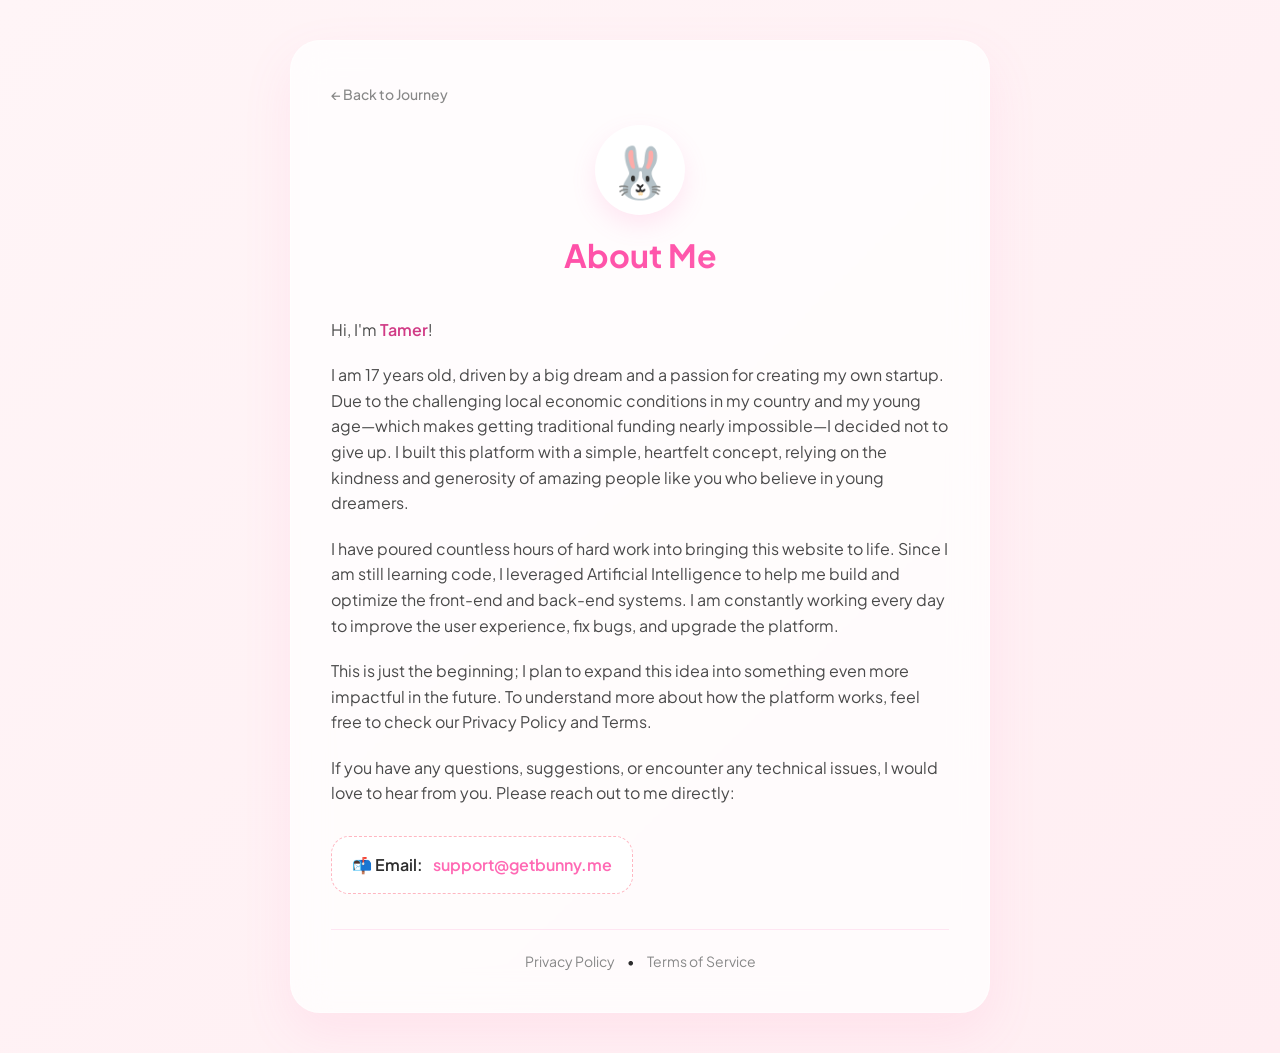
<file: about me.html>
<!DOCTYPE html>
<html lang="en">
<head>
    <meta charset="UTF-8">
    <meta name="viewport" content="width=device-width, initial-scale=1.0">
    <title>About Me - GetBunny 🐰</title>
    <link rel="preconnect" href="https://fonts.googleapis.com">
    <link rel="preconnect" href="https://fonts.gstatic.com" crossorigin>
    <link href="https://fonts.googleapis.com/css2?family=Plus+Jakarta+Sans:wght@400;500;600;700&display=swap" rel="stylesheet">
    
    <style>
        :root {
            --primary-pink: #ff69b4;
            --light-pink: #ffb6c1;
            --text-dark: #2d2d2d;
            --bg-gradient: linear-gradient(135deg, #fff5f7 0%, #ffeef2 100%);
        }

        body {
            font-family: 'Plus Jakarta Sans', sans-serif;
            background: var(--bg-gradient);
            color: var(--text-dark);
            margin: 0;
            padding: 40px 20px;
            display: flex;
            justify-content: center;
            align-items: center;
            min-height: 100vh;
            line-height: 1.6;
        }

        .container {
            max-width: 700px;
            width: 100%;
            background: rgba(255, 255, 255, 0.75);
            backdrop-filter: blur(18px);
            -webkit-backdrop-filter: blur(18px);
            padding: 40px;
            border-radius: 30px;
            box-shadow: 0 20px 50px rgba(255, 105, 180, 0.1);
            border: 1px solid rgba(255, 255, 255, 0.4);
            box-sizing: border-box;
        }

        .header {
            text-align: center;
            margin-bottom: 35px;
        }

        .bunny-avatar {
            font-size: 50px;
            background: white;
            width: 90px;
            height: 90px;
            display: flex;
            align-items: center;
            justify-content: center;
            border-radius: 50px;
            margin: 0 auto 15px auto;
            box-shadow: 0 10px 25px rgba(255, 105, 180, 0.15);
        }

        h1 {
            color: var(--text-dark);
            font-size: 32px;
            font-weight: 700;
            margin: 0;
            background: linear-gradient(135deg, #ff41a1 0%, #ff69b4 100%);
            -webkit-background-clip: text;
            -webkit-text-fill-color: transparent;
        }

        /* تنسيق النصوص والفقرات */
        p {
            font-size: 16px;
            color: #4a4a4a;
            margin-bottom: 20px;
            font-weight: 400;
        }

        .highlight {
            font-weight: 600;
            color: #d13b86;
        }

        /* الروابط وأزرار التواصل */
        .email-box {
            background: rgba(255, 255, 255, 0.9);
            padding: 15px 20px;
            border-radius: 18px;
            border: 1px dashed var(--light-pink);
            display: inline-flex;
            align-items: center;
            gap: 10px;
            margin-top: 10px;
            font-weight: 600;
        }

        .email-box a {
            color: var(--primary-pink);
            text-decoration: none;
            transition: color 0.2s;
        }

        .email-box a:hover {
            color: #d13b86;
            text-decoration: underline;
        }

        .footer-links {
            margin-top: 35px;
            padding-top: 20px;
            border-top: 1px solid rgba(255, 105, 180, 0.15);
            text-align: center;
            font-size: 14px;
        }

        .footer-links a {
            color: #888;
            text-decoration: none;
            margin: 0 10px;
            transition: color 0.2s;
        }

        .footer-links a:hover {
            color: var(--primary-pink);
        }

        .back-btn {
            display: inline-block;
            margin-bottom: 20px;
            color: #888;
            text-decoration: none;
            font-size: 14px;
            font-weight: 500;
            transition: color 0.2s;
        }
        .back-btn:hover {
            color: var(--primary-pink);
        }

        @media (max-width: 480px) {
            body { padding: 20px 10px; }
            .container { padding: 25px 20px; }
            h1 { font-size: 26px; }
        }
    </style>
</head>
<body>

    <div class="container">
        <a href="/" class="back-btn">← Back to Journey</a>

        <div class="header">
            <div class="bunny-avatar">🐰</div>
            <h1>About Me</h1>
        </div>

        <p>Hi, I'm <span class="highlight">Tamer</span>!</p>
        
        <p>I am 17 years old, driven by a big dream and a passion for creating my own startup. Due to the challenging local economic conditions in my country and my young age—which makes getting traditional funding nearly impossible—I decided not to give up. I built this platform with a simple, heartfelt concept, relying on the kindness and generosity of amazing people like you who believe in young dreamers.</p>
        
        <p>I have poured countless hours of hard work into bringing this website to life. Since I am still learning code, I leveraged Artificial Intelligence to help me build and optimize the front-end and back-end systems. I am constantly working every day to improve the user experience, fix bugs, and upgrade the platform.</p>
        
        <p>This is just the beginning; I plan to expand this idea into something even more impactful in the future. To understand more about how the platform works, feel free to check our Privacy Policy and Terms.</p>
        
        <p>If you have any questions, suggestions, or encounter any technical issues, I would love to hear from you. Please reach out to me directly:</p>

        <div class="email-box">
            <span>📬 Email:</span>
            <a href="mailto:getbunny.me@gmail.com">support@getbunny.me</a>
        </div>

        <div class="footer-links">
            <a href="/privacy.html">Privacy Policy</a> • 
            <a href="/terms.html">Terms of Service</a>
        </div>
    </div>

</body>
</html>
</file>
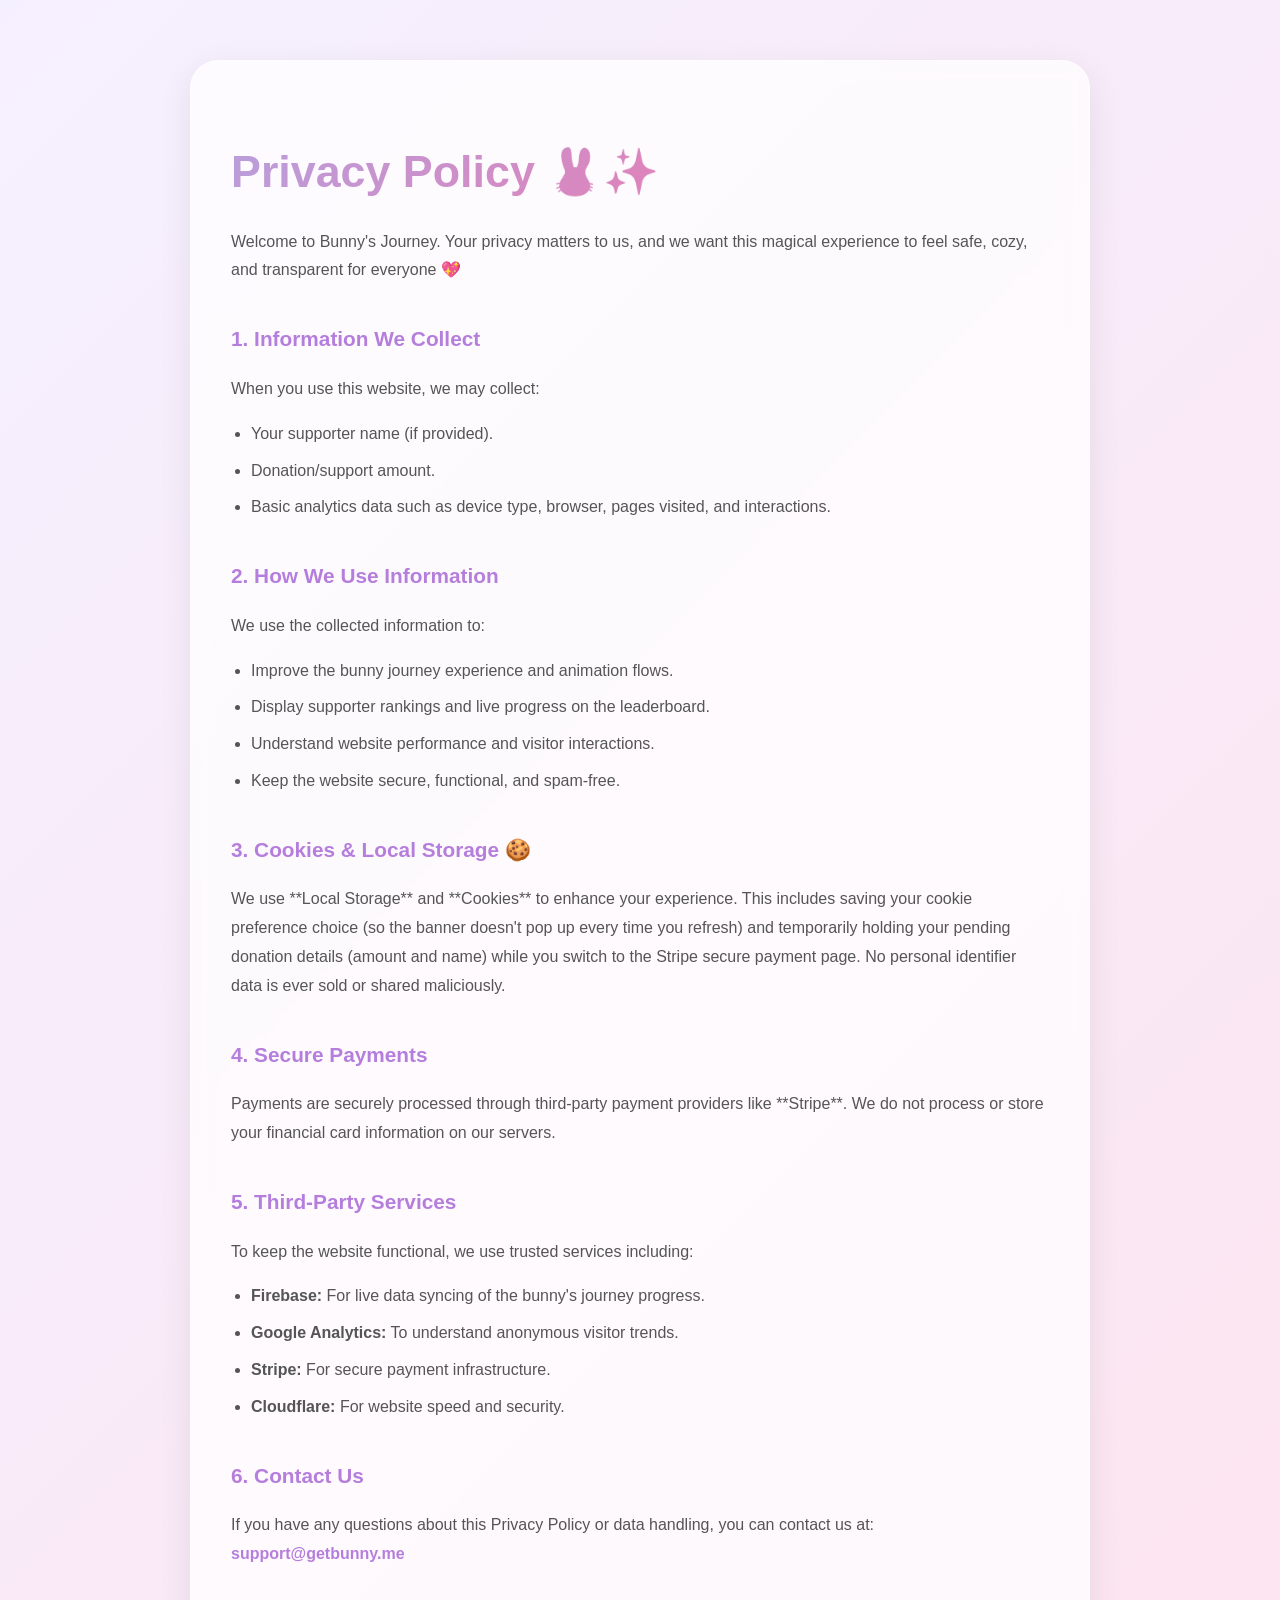
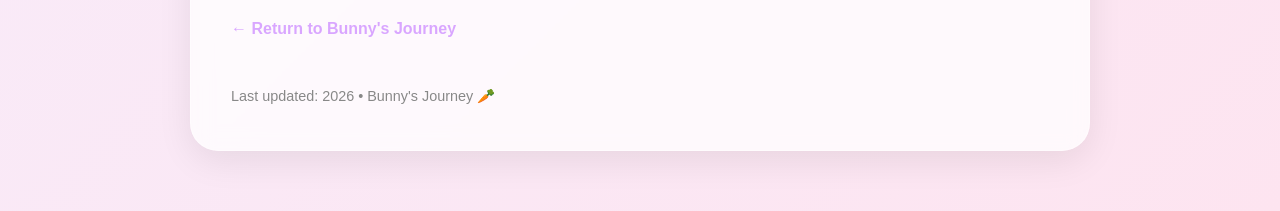
<file: privacy.html>
<!DOCTYPE html>
<html lang="en">
<head>
    <meta charset="UTF-8" />
    <meta name="viewport" content="width=device-width, initial-scale=1.0"/>
    <title>Privacy Policy • Bunny's Journey</title>

    <style>
        body {
            font-family: 'Segoe UI', sans-serif;
            background: linear-gradient(135deg, #f5f0ff 0%, #fde4f0 100%);
            color: #2c2c2c;
            margin: 0;
            padding: 0;
            line-height: 1.8;
        }

        .container {
            max-width: 900px;
            margin: auto;
            padding: 60px 25px;
        }

        .card {
            background: rgba(255,255,255,0.75);
            backdrop-filter: blur(10px);
            border-radius: 28px;
            padding: 40px;
            box-shadow: 0 10px 35px rgba(0,0,0,0.08);
            border: 1px solid rgba(255,255,255,0.4);
        }

        h1 {
            font-size: 2.8rem;
            margin-bottom: 10px;
            background: linear-gradient(135deg, #b89fdc 0%, #ff6b9d 100%);
            -webkit-background-clip: text;
            -webkit-text-fill-color: transparent;
        }

        h2 {
            margin-top: 35px;
            color: #b57edc;
            font-size: 1.3rem;
        }

        p {
            color: #555;
            font-size: 1rem;
        }

        ul {
            color: #555;
            font-size: 1rem;
            padding-left: 20px;
        }

        ul li {
            margin-bottom: 8px;
        }

        .back-link {
            display: inline-block;
            margin-top: 30px;
            text-decoration: none;
            color: #d9a6ff;
            font-weight: bold;
            transition: .3s;
        }

        .back-link:hover {
            color: #ff9ecb;
        }

        .footer {
            margin-top: 40px;
            font-size: 0.9rem;
            color: #888;
        }
        
        a.mail-link {
            color: #b57edc;
            text-decoration: none;
            font-weight: 600;
        }
        
        a.mail-link:hover {
            text-decoration: underline;
        }
    </style>
</head>

<body>

<div class="container">
    <div class="card">
        <h1>Privacy Policy 🐰✨</h1>
        <p>
            Welcome to Bunny's Journey. Your privacy matters to us, and we want this magical experience to feel safe, cozy, and transparent for everyone 💖
        </p>

        <h2>1. Information We Collect</h2>
        <p>When you use this website, we may collect:</p>
        <ul>
            <li>Your supporter name (if provided).</li>
            <li>Donation/support amount.</li>
            <li>Basic analytics data such as device type, browser, pages visited, and interactions.</li>
        </ul>

        <h2>2. How We Use Information</h2>
        <p>We use the collected information to:</p>
        <ul>
            <li>Improve the bunny journey experience and animation flows.</li>
            <li>Display supporter rankings and live progress on the leaderboard.</li>
            <li>Understand website performance and visitor interactions.</li>
            <li>Keep the website secure, functional, and spam-free.</li>
        </ul>

        <h2>3. Cookies & Local Storage 🍪</h2>
        <p>
            We use **Local Storage** and **Cookies** to enhance your experience. This includes saving your cookie preference choice (so the banner doesn't pop up every time you refresh) and temporarily holding your pending donation details (amount and name) while you switch to the Stripe secure payment page. No personal identifier data is ever sold or shared maliciously.
        </p>

        <h2>4. Secure Payments</h2>
        <p>
            Payments are securely processed through third-party payment providers like **Stripe**. We do not process or store your financial card information on our servers.
        </p>

        <h2>5. Third-Party Services</h2>
        <p>To keep the website functional, we use trusted services including:</p>
        <ul>
            <li><strong>Firebase:</strong> For live data syncing of the bunny's journey progress.</li>
            <li><strong>Google Analytics:</strong> To understand anonymous visitor trends.</li>
            <li><strong>Stripe:</strong> For secure payment infrastructure.</li>
            <li><strong>Cloudflare:</strong> For website speed and security.</li>
        </ul>

        <h2>6. Contact Us</h2>
        <p>
            If you have any questions about this Privacy Policy or data handling, you can contact us at: 
            <a href="mailto:getbunny.me@gmail.com" class="mail-link">support@getbunny.me</a>
        </p>

        <a href="index.html" class="back-link">
            ← Return to Bunny's Journey
        </a>

        <div class="footer">
            Last updated: 2026 • Bunny's Journey 🥕
        </div>
    </div>
</div>

</body>
</html>
</file>
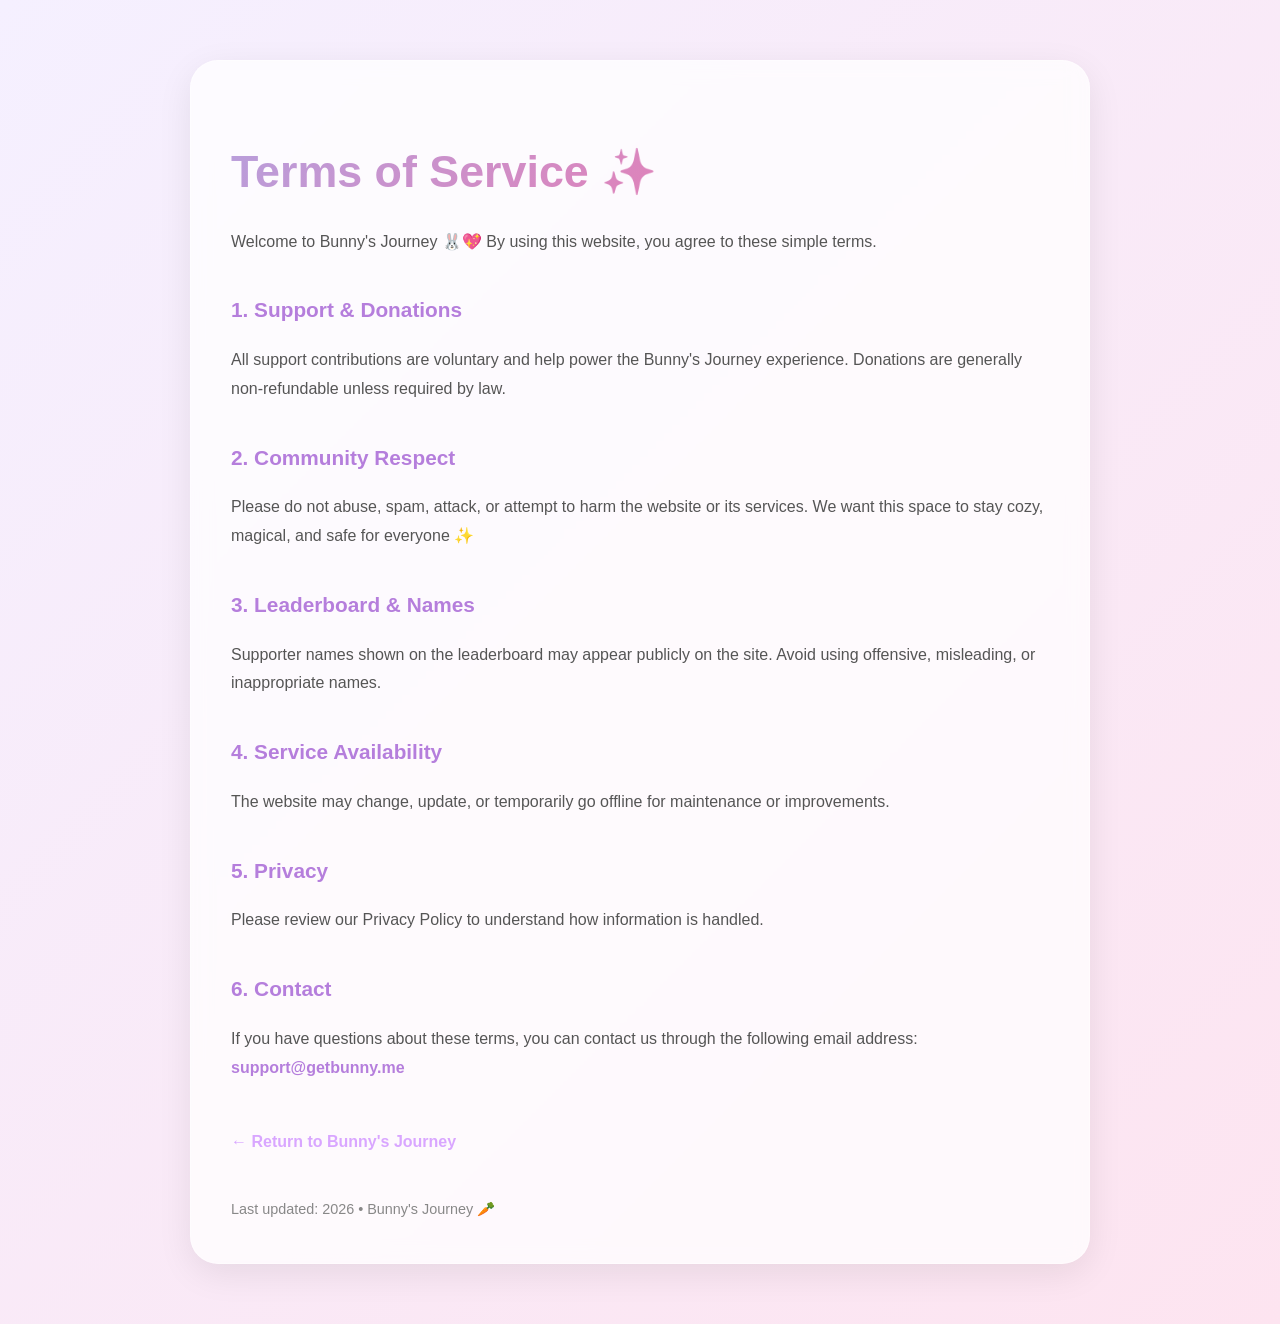
<file: terms.html>
<!DOCTYPE html>
<html lang="en">
<head>
  <meta charset="UTF-8" />
  <meta name="viewport" content="width=device-width, initial-scale=1.0"/>
  <title>Terms of Service • Bunny's Journey</title>

  <style>
    body {
      font-family: 'Segoe UI', sans-serif;
      background: linear-gradient(135deg, #f5f0ff 0%, #fde4f0 100%);
      color: #2c2c2c;
      margin: 0;
      padding: 0;
      line-height: 1.8;
    }

    .container {
      max-width: 900px;
      margin: auto;
      padding: 60px 25px;
    }

    .card {
      background: rgba(255,255,255,0.75);
      backdrop-filter: blur(10px);
      border-radius: 28px;
      padding: 40px;
      box-shadow: 0 10px 35px rgba(0,0,0,0.08);
      border: 1px solid rgba(255,255,255,0.4);
    }

    h1 {
      font-size: 2.8rem;
      margin-bottom: 10px;
      background: linear-gradient(135deg, #b89fdc 0%, #ff6b9d 100%);
      -webkit-background-clip: text;
      -webkit-text-fill-color: transparent;
    }

    h2 {
      margin-top: 35px;
      color: #b57edc;
      font-size: 1.3rem;
    }

    p {
      color: #555;
      font-size: 1rem;
    }

    .back-link {
      display: inline-block;
      margin-top: 30px;
      text-decoration: none;
      color: #d9a6ff;
      font-weight: bold;
      transition: .3s;
    }

    .back-link:hover {
      color: #ff9ecb;
    }

    .mail-link {
      color: #b57edc;
      text-decoration: none;
      font-weight: 600;
      transition: 0.3s ease;
    }

    .mail-link:hover {
      color: #ff9ecb;
      text-shadow: 0 0 8px rgba(255, 158, 203, 0.5);
    }

    .footer {
      margin-top: 40px;
      font-size: 0.9rem;
      color: #888;
    }
  </style>
</head>

<body>

<div class="container">
  <div class="card">
    <h1>Terms of Service ✨</h1>

    <p>
      Welcome to Bunny's Journey 🐰💖  
      By using this website, you agree to these simple terms.
    </p>

    <h2>1. Support & Donations</h2>
    <p>
      All support contributions are voluntary and help power the Bunny's Journey experience.
      Donations are generally non-refundable unless required by law.
    </p>

    <h2>2. Community Respect</h2>
    <p>
      Please do not abuse, spam, attack, or attempt to harm the website or its services.
      We want this space to stay cozy, magical, and safe for everyone ✨
    </p>

    <h2>3. Leaderboard & Names</h2>
    <p>
      Supporter names shown on the leaderboard may appear publicly on the site.
      Avoid using offensive, misleading, or inappropriate names.
    </p>

    <h2>4. Service Availability</h2>
    <p>
      The website may change, update, or temporarily go offline for maintenance or improvements.
    </p>

    <h2>5. Privacy</h2>
    <p>
      Please review our Privacy Policy to understand how information is handled.
    </p>

    <h2>6. Contact</h2>
    <p>
      If you have questions about these terms, you can contact us through the following email address:
      <a href="mailto:getbunny.me@gmail.com" class="mail-link">support@getbunny.me</a>
    </p>

    <a href="index.html" class="back-link">
      ← Return to Bunny's Journey
    </a>

    <div class="footer">
      Last updated: 2026 • Bunny's Journey 🥕
    </div>
  </div>
</div>

</body>
</html>
</file>
